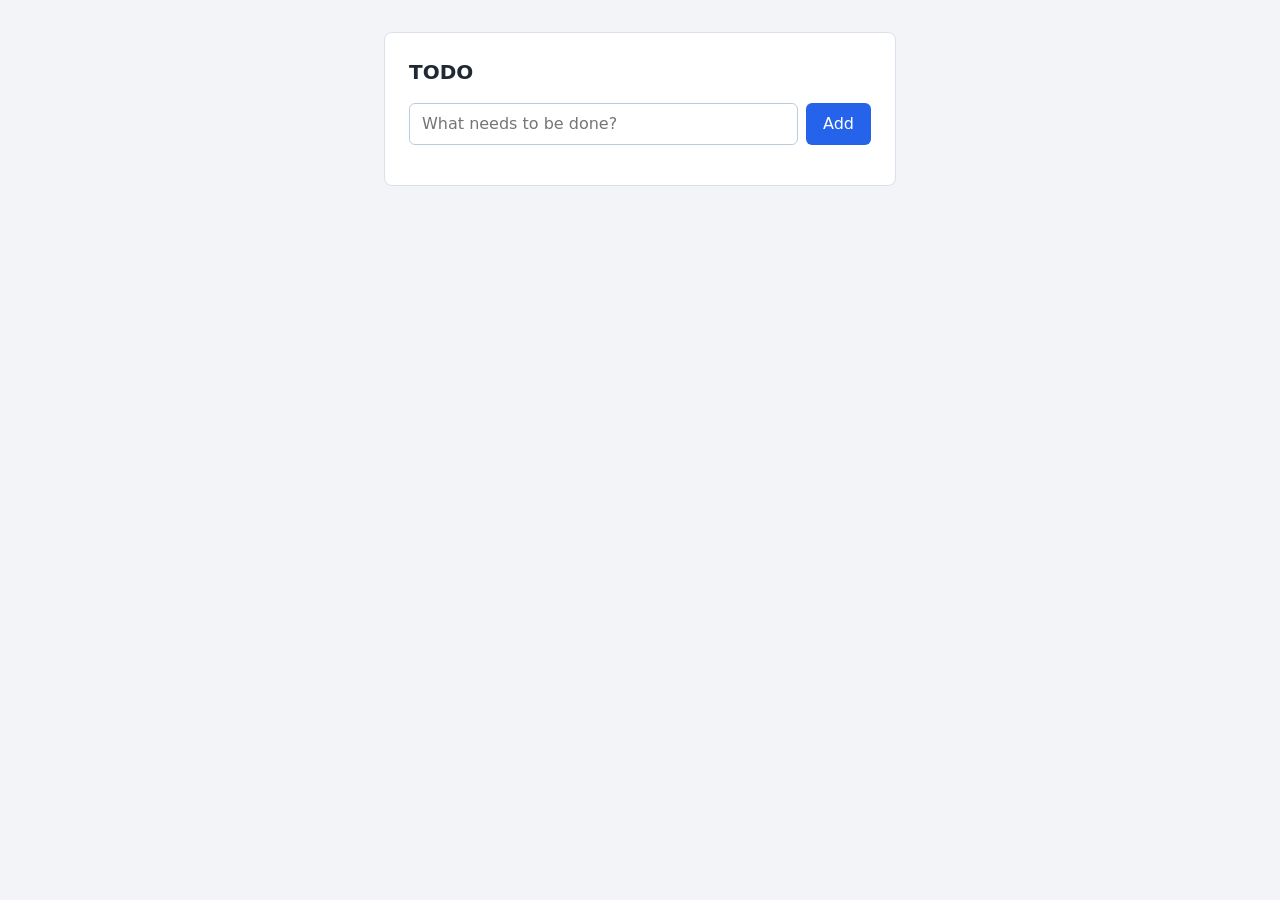
<file: index.html>
<!DOCTYPE html>
<html lang="en">
<head>
  <meta charset="utf-8">
  <meta name="viewport" content="width=device-width, initial-scale=1">
  <title>TODO</title>
  <style>
    * {
      box-sizing: border-box;
    }

    body {
      margin: 0;
      padding: 2rem 1rem;
      background: #f2f4f7;
      color: #1f2933;
      font-family: system-ui, -apple-system, "Segoe UI", Roboto, Helvetica, Arial, sans-serif;
      line-height: 1.5;
    }

    main {
      max-width: 32rem;
      margin: 0 auto;
      padding: 1.5rem;
      background: #ffffff;
      border: 1px solid #d9e2ec;
      border-radius: 8px;
    }

    h1 {
      margin: 0 0 1rem;
      font-size: 1.25rem;
    }

    form {
      display: flex;
      gap: 0.5rem;
      margin-bottom: 1rem;
    }

    #todo-input {
      flex: 1;
      min-width: 0;
      padding: 0.5rem 0.75rem;
      font: inherit;
      color: inherit;
      background: #ffffff;
      border: 1px solid #bcccdc;
      border-radius: 6px;
    }

    #todo-input:focus {
      outline: 2px solid #2563eb;
      outline-offset: 1px;
    }

    button {
      padding: 0.5rem 1rem;
      font: inherit;
      color: #ffffff;
      background: #2563eb;
      border: 1px solid transparent;
      border-radius: 6px;
      cursor: pointer;
    }

    button:hover {
      background: #1d4ed8;
    }

    #todo-list {
      display: flex;
      flex-direction: column;
      gap: 0.5rem;
      margin: 0;
      padding: 0;
      list-style: none;
    }

    #todo-list > li {
      display: flex;
      align-items: center;
      gap: 0.5rem;
      padding: 0.5rem 0.75rem;
      border: 1px solid #d9e2ec;
      border-radius: 6px;
    }

    #todo-list > li input[type="checkbox"] {
      flex: none;
      width: 1rem;
      height: 1rem;
      margin: 0;
    }

    #todo-list > li.completed {
      color: #7b8794;
    }

    #todo-list > li.completed .todo-text,
    #todo-list > li.completed span {
      text-decoration: line-through;
    }

    .todo-text {
      flex: 1;
      min-width: 0;
      overflow-wrap: anywhere;
    }

    #todo-list > li button {
      flex: none;
      padding: 0.25rem 0.6rem;
      font: inherit;
      color: #b42318;
      background: transparent;
      border: 1px solid #d9e2ec;
      border-radius: 6px;
      cursor: pointer;
    }

    #todo-list > li button:hover {
      background: #fdecea;
    }
  </style>
</head>
<body>
  <main>
    <h1>TODO</h1>
    <form>
      <input id="todo-input" type="text" placeholder="What needs to be done?" autocomplete="off" required>
      <button type="submit">Add</button>
    </form>
    <ul id="todo-list"></ul>
  </main>
  <script>
    // Data layer: todos are loaded from and saved to localStorage under KEY.
    const KEY = 'todos';
    let todos = [];
    let idCounter = 0;

    function newId() {
      return String(Date.now()) + '-' + (++idCounter);
    }

    function load() {
      try {
        const raw = localStorage.getItem(KEY);
        if (raw === null) {
          return [];
        }
        const parsed = JSON.parse(raw);
        return Array.isArray(parsed) ? parsed : [];
      } catch (error) {
        return [];
      }
    }

    function save(todos) {
      localStorage.setItem(KEY, JSON.stringify(todos));
    }

    function render() {
      const list = document.getElementById('todo-list');
      list.replaceChildren();

      todos.forEach((todo) => {
        const item = document.createElement('li');
        item.dataset.id = todo.id;
        if (todo.done) {
          item.classList.add('completed');
        }

        const checkbox = document.createElement('input');
        checkbox.type = 'checkbox';
        checkbox.checked = Boolean(todo.done);
        checkbox.dataset.id = todo.id;
        checkbox.setAttribute('aria-label', 'Toggle todo: ' + todo.text);

        const text = document.createElement('span');
        text.className = 'todo-text';
        text.textContent = String(todo.text);

        const deleteButton = document.createElement('button');
        deleteButton.type = 'button';
        deleteButton.className = 'delete';
        deleteButton.textContent = 'Delete';
        deleteButton.dataset.id = todo.id;

        item.append(checkbox, text, deleteButton);
        list.append(item);
      });
    }

    // Event wiring: handlers stay on the form and the list container so that
    // re-rendering the list does not drop them.
    const form = document.querySelector('form');
    const input = document.getElementById('todo-input');
    const todoList = document.getElementById('todo-list');

    form.addEventListener('submit', (event) => {
      event.preventDefault();
      const text = input.value.trim();
      if (!text) {
        return;
      }
      todos.push({ id: newId(), text: text, done: false });
      save(todos);
      render();
      input.value = '';
      input.focus();
    });

    todoList.addEventListener('change', (event) => {
      const checkbox = event.target.closest('input[type="checkbox"]');
      if (!checkbox) {
        return;
      }
      const todo = todos.find((item) => String(item.id) === checkbox.dataset.id);
      if (!todo) {
        return;
      }
      todo.done = checkbox.checked;
      save(todos);
      render();
    });

    todoList.addEventListener('click', (event) => {
      const button = event.target.closest('button.delete');
      if (!button) {
        return;
      }
      const index = todos.findIndex((item) => String(item.id) === button.dataset.id);
      if (index === -1) {
        return;
      }
      todos.splice(index, 1);
      save(todos);
      render();
    });

    todos = load();
    render();
  </script>
</body>
</html>
</file>
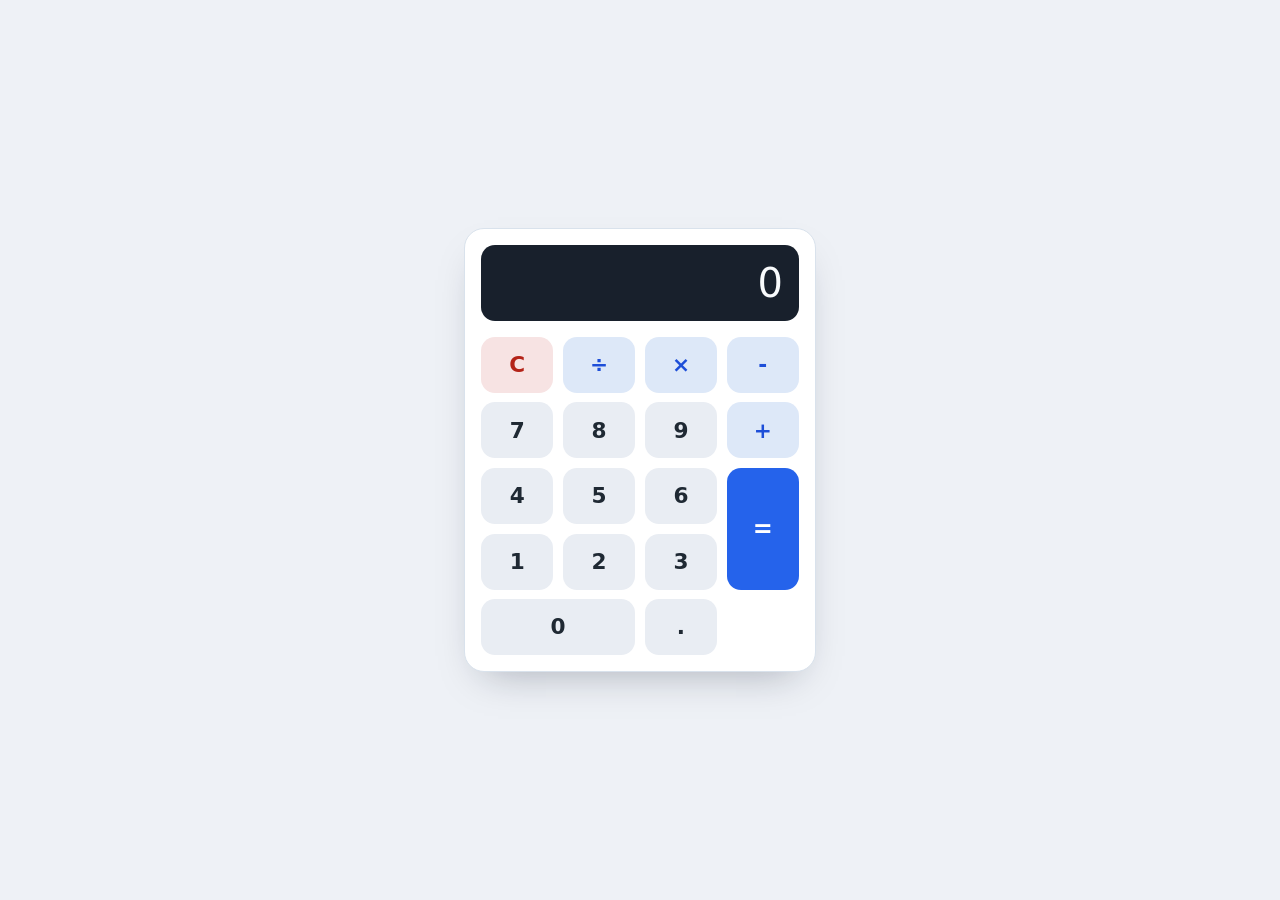
<file: calculator/index.html>
<!DOCTYPE html>
<html lang="zh-CN">
<head>
  <meta charset="utf-8">
  <meta name="viewport" content="width=device-width, initial-scale=1">
  <title>计算器</title>
  <link rel="stylesheet" href="style.css">
  <script src="calculator.js" defer></script>
  <script src="app.js" defer></script>
</head>
<body>
  <main class="calculator" aria-label="计算器">
    <div class="display" id="display" aria-live="polite">0</div>
    <div class="keys">
      <button type="button" class="key key--function" data-key="clear" aria-label="清除">C</button>
      <button type="button" class="key key--operator" data-key="/" aria-label="除以">÷</button>
      <button type="button" class="key key--operator" data-key="*" aria-label="乘以">×</button>
      <button type="button" class="key key--operator" data-key="-" aria-label="减去">-</button>

      <button type="button" class="key" data-key="7">7</button>
      <button type="button" class="key" data-key="8">8</button>
      <button type="button" class="key" data-key="9">9</button>
      <button type="button" class="key key--operator" data-key="+" aria-label="加上">+</button>

      <button type="button" class="key" data-key="4">4</button>
      <button type="button" class="key" data-key="5">5</button>
      <button type="button" class="key" data-key="6">6</button>
      <button type="button" class="key key--equals" data-key="equals" aria-label="等于">=</button>

      <button type="button" class="key" data-key="1">1</button>
      <button type="button" class="key" data-key="2">2</button>
      <button type="button" class="key" data-key="3">3</button>

      <button type="button" class="key key--zero" data-key="0">0</button>
      <button type="button" class="key" data-key="." aria-label="小数点">.</button>
    </div>
  </main>
</body>
</html>
</file>
<file: calculator/style.css>
:root {
  color-scheme: light;
  --page-bg: #eef1f6;
  --card-border: #d9e2ec;
  --display-bg: #18202c;
  --display-fg: #f8fafc;
  --key-bg: #e9edf3;
  --key-bg-hover: #dfe5ee;
  --key-bg-active: #d3dbe6;
  --key-fg: #1f2933;
  --operator-bg: #dde8f8;
  --operator-bg-hover: #d2e1f7;
  --operator-bg-active: #c5d7f2;
  --operator-fg: #1d4ed8;
  --function-bg: #f7e3e3;
  --function-bg-hover: #f2d5d5;
  --function-bg-active: #eed0d0;
  --function-fg: #b42318;
  --equals-bg: #2563eb;
  --equals-bg-hover: #1d4ed8;
  --equals-bg-active: #1e40af;
  --radius: 0.875rem;
}

* {
  box-sizing: border-box;
}

body {
  display: grid;
  place-items: center;
  min-height: 100vh;
  margin: 0;
  padding: 1.5rem 1rem;
  background: var(--page-bg);
  color: var(--key-fg);
  font-family: system-ui, -apple-system, "Segoe UI", Roboto, Helvetica, Arial, sans-serif;
  line-height: 1.5;
}

.calculator {
  width: min(100%, 22rem);
  padding: 1rem;
  background: #ffffff;
  border: 1px solid var(--card-border);
  border-radius: 1.25rem;
  box-shadow: 0 18px 40px -20px rgba(15, 23, 42, 0.35);
}

.display {
  display: flex;
  align-items: center;
  justify-content: flex-end;
  min-height: 4.5rem;
  margin-bottom: 1rem;
  padding: 0.5rem 1rem;
  overflow: hidden;
  background: var(--display-bg);
  color: var(--display-fg);
  border-radius: var(--radius);
  font-size: clamp(1.75rem, 9vw, 2.5rem);
  font-variant-numeric: tabular-nums;
  overflow-wrap: anywhere;
  text-align: right;
}

.keys {
  display: grid;
  grid-template-columns: repeat(4, minmax(0, 1fr));
  gap: 0.6rem;
}

.key {
  min-width: 0;
  min-height: 3.5rem;
  padding: 0.75rem 0.25rem;
  border: 0;
  border-radius: var(--radius);
  background: var(--key-bg);
  color: var(--key-fg);
  font: inherit;
  font-size: clamp(1.1rem, 4.8vw, 1.35rem);
  font-weight: 600;
  line-height: 1;
  cursor: pointer;
  transition: background-color 0.15s ease, transform 0.1s ease;
  -webkit-tap-highlight-color: transparent;
  touch-action: manipulation;
  user-select: none;
}

.key:hover {
  background: var(--key-bg-hover);
}

.key:active {
  background: var(--key-bg-active);
  transform: scale(0.97);
}

.key:focus-visible {
  outline: 2px solid #2563eb;
  outline-offset: 2px;
}

.key--function {
  background: var(--function-bg);
  color: var(--function-fg);
}

.key--function:hover {
  background: var(--function-bg-hover);
}

.key--function:active {
  background: var(--function-bg-active);
}

.key--operator {
  background: var(--operator-bg);
  color: var(--operator-fg);
}

.key--operator:hover {
  background: var(--operator-bg-hover);
}

.key--operator:active {
  background: var(--operator-bg-active);
}

.key--equals {
  grid-row: span 2;
  background: var(--equals-bg);
  color: #ffffff;
  font-size: clamp(1.25rem, 5.2vw, 1.5rem);
  font-weight: 700;
}

.key--equals:hover {
  background: var(--equals-bg-hover);
}

.key--equals:active {
  background: var(--equals-bg-active);
}

.key--zero {
  grid-column: span 2;
}
</file>
